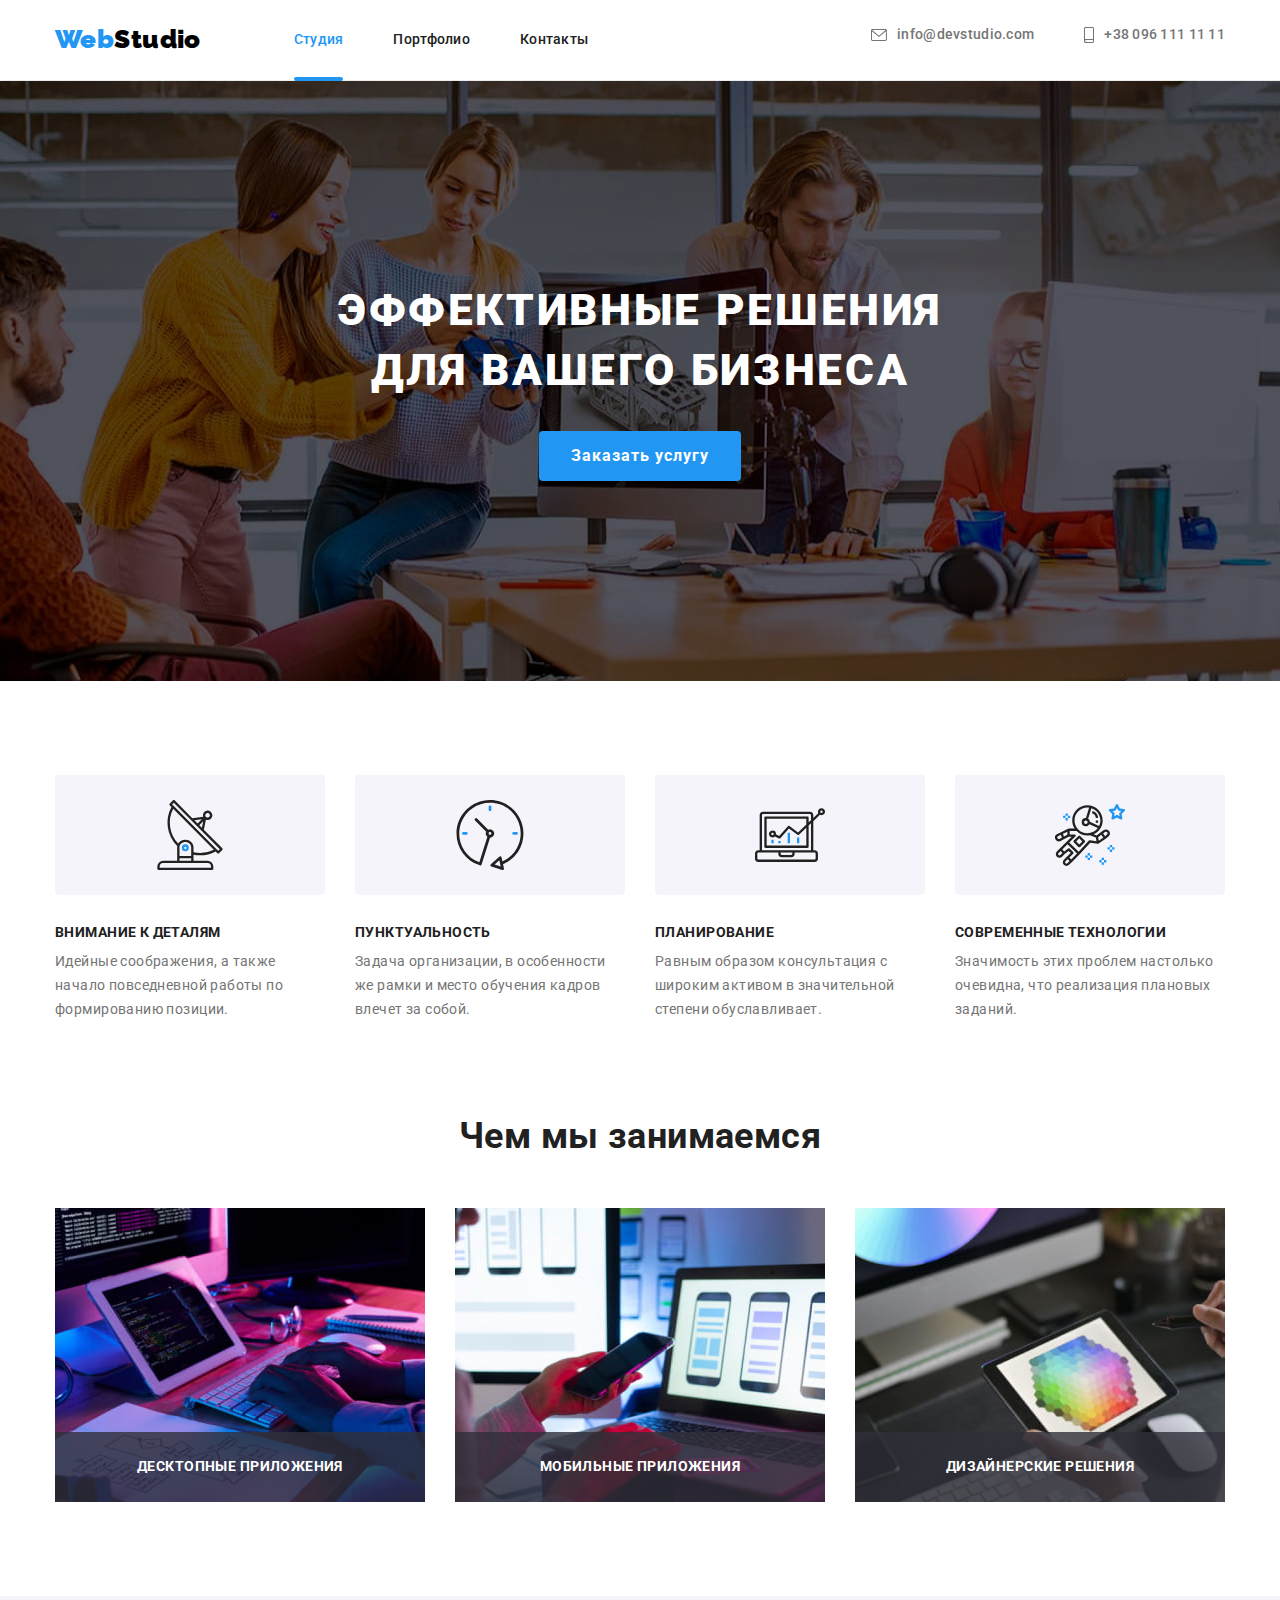
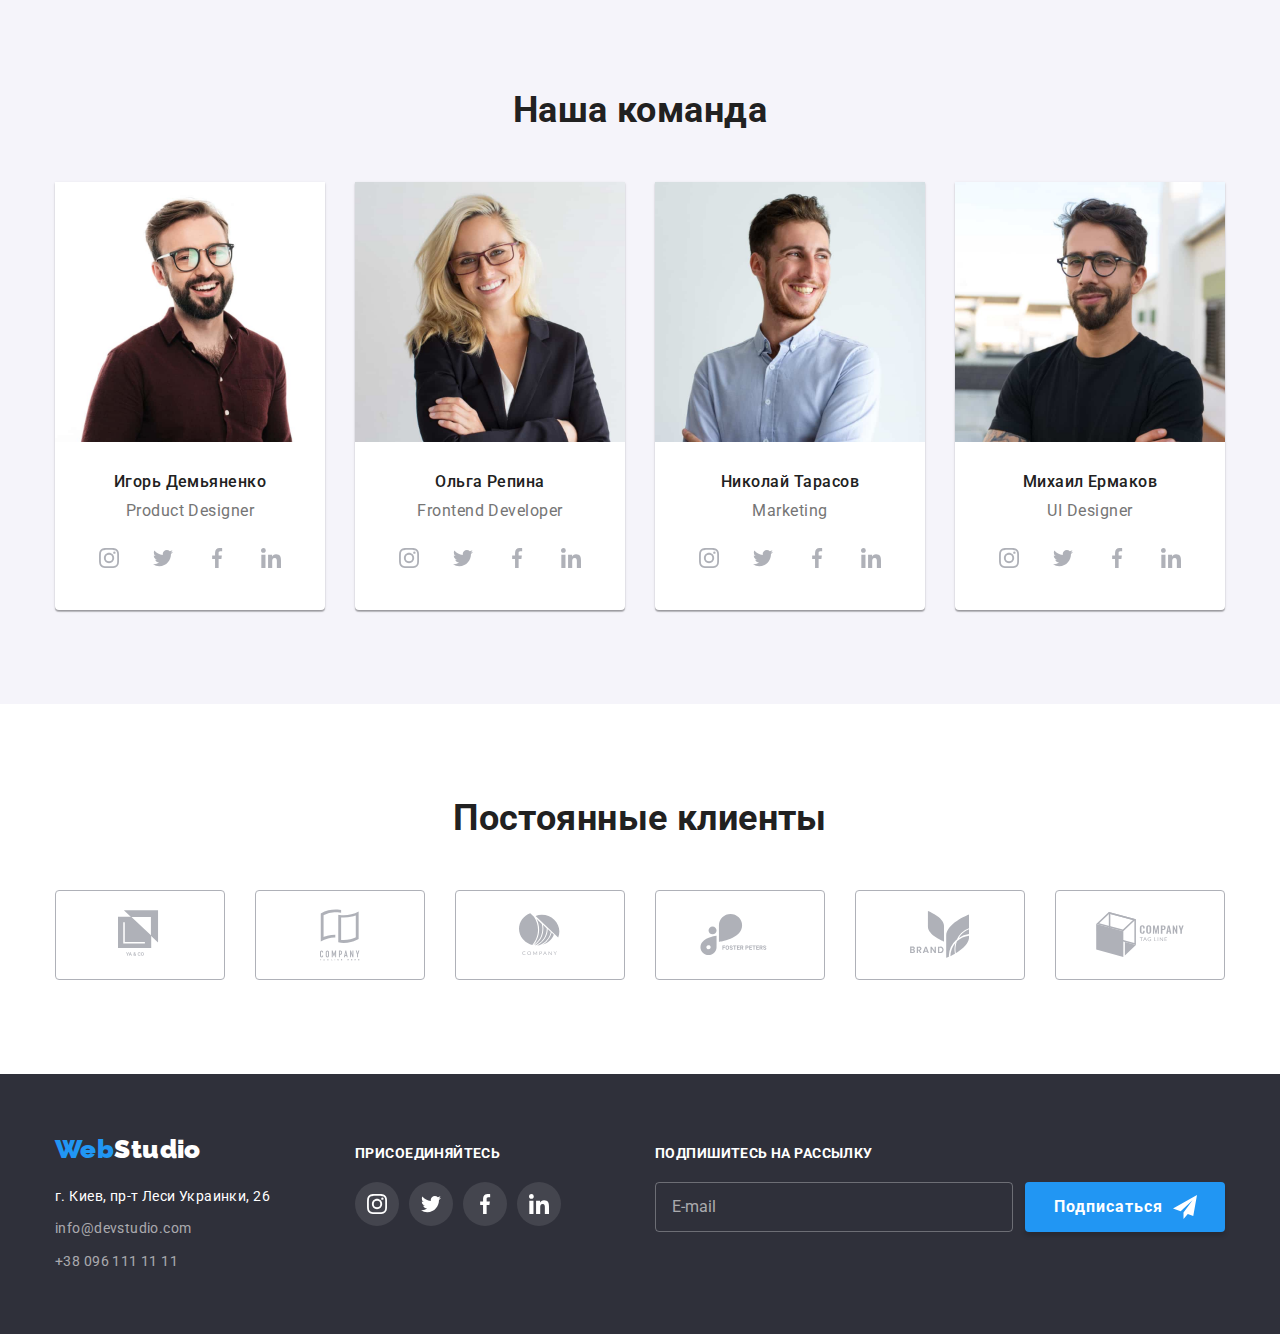
<file: index.html>
<!DOCTYPE html>
<html lang="ru">

<head>
	<meta charset="UTF-8">
	<meta name="viewport" content="width=device-width, initial-scale=1.0">
	<title>WebStudio</title>
	<link rel="preconnect" href="https://fonts.gstatic.com">
	<link
		href="https://fonts.googleapis.com/css2?family=Raleway:wght@700&family=Roboto:wght@400;500;700;900&display=swap"
		rel="stylesheet">
	<link rel="stylesheet" href="https://cdnjs.cloudflare.com/ajax/libs/modern-normalize/0.2.0/modern-normalize.min.css"
		integrity="sha512-sqIVMkf5f8XGYI/UZYGs7wODxlUeoj9JknataPfUwtvrSKWMHrMXGZ7Evb6nabFYJQG15vFFyALe6r0nWCD1Ug=="
		crossorigin="anonymous" />
	<link rel="stylesheet" href="css/main.min.css">
</head>

<body>
	<!-- Header -->
	<header class="page-header"> 
		<div class="container">
			<div class="page-header__container">
				<nav class="page-header__nav">
					<a class="logo page-header__logo link" href="./index.html"><span
							class="logo__element--accent">Web</span><span
							class="logo__element--normal">Studio</span></a>
					<ul class="list site-nav site-nav--desktop">
						<li class="site-nav__item"><a class="link site-nav__link site-nav__link--current"
								href="./index.html">Студия</a></li>
						<li class="site-nav__item"><a class="link site-nav__link" href="./portfolio.html">Портфолио</a></li>
						<li class="site-nav__item"><a class="link site-nav__link" href="">Контакты</a></li>
					</ul>
				</nav>
				<ul class="list contact-nav page-header__contacts--wrap">
					<li class="contact-nav__item">
						<a class="link contact-nav__link" href="mailto:info@devstudio.com">
							<svg class="contact-nav__icon" width="16" height="12">
								<use href="./images/svg/sprite.svg#icon-mail"></use>
							</svg>
							info@devstudio.com
						</a>
					</li>
					<li class="contact-nav__item">
						<a class="link contact-nav__link" href="tel:+380961111111">
							<svg class="contact-nav__icon" width="10" height="16">
								<use href="./images/svg/sprite.svg#icon-smartphone"></use>
							</svg>
							+38 096 111 11 11
						</a>
					</li>
				</ul>
				<button class="mobile-menu__btn" data-menu-button>
					<svg class="mobile-menu__icon">
						<use class="icon-menu" href="./images/svg/sprite.svg#icon-menu"></use>
						<use class="icon-cross" href="./images/svg/sprite.svg#icon-cross"></use>
					</svg>
				</button>
			</div>
		</div>
	</header> 
			<div class="mobile-menu" data-menu>
				<ul class="list mobile-menu__list">
					<li class="mobile-menu__item">
						<a class="link mobile-menu__link" href="./index.html">Студия</a>
					</li>
					<li class="mobile-menu__item">
						<a class="link mobile-menu__link" href="./portfolio.html">Портфолио</a>
					</li>
					<li class="mobile-menu__item">
						<a class="link mobile-menu__link" href="">Контакты</a>
					</li>
				</ul>
				<div class="mobile-contacts">
					<ul class="list mobile-contacts__list">
						<li class="mobile-contacts__item">
							<a class="link mobile-contacts__link--tel" href="tel:+380961111111">+38 096 111 11 11</a>
						</li>
						<li class="mobile-contacts__item">
							<a class="link mobile-contacts__link--mail" href="mailto:info@devstudio.com">info@devstudio.com</a>
						</li>
					</ul>
					<ul class="list mobile-socials__list">
						<li class="mobile-socials__item">
							<a class="link mobile-socials__link" href="" rel="noopener noreferrer">Instagram</a>
						</li>
						<li class="mobile-socials__item">
							<a class="link mobile-socials__link" href="" rel="noopener noreferrer">Twitter</a>
						</li>
						<li class="mobile-socials__item">
							<a class="link mobile-socials__link" href="" rel="noopener noreferrer">Facebook</a>
						</li>
						<li class="mobile-socials__item">
							<a class="link mobile-socials__link" href="" rel="noopener noreferrer">Linkedin</a>
						</li>
					</ul>
				</div>
			
			</div>
	<!-- Main -->
	<main>
		<!-- Герой -->
		<section class="hero">
			<h1 class="hero__title">Эффективные решения для вашего бизнеса</h1>
			<button class="button hero__button" type="button" data-modal-open>Заказать услугу</button>
		</section>
		<!-- Наши преимущества -->
		<section class="section features">
			<div class="container">
				<h2 class="section__title visually-hidden">Наши преимущества</h2>
				<ul class="list grid features__list">
					<li class="grid__item features__item features__icon--antenna">
						<h3 class="list__title features__title">Внимание к деталям</h3>
						<p class="features__caption">Идейные соображения, а также начало повседневной работы по
							формированию позиции.</p>
					</li>
					<li class="grid__item features__item features__icon--clock">
						<h3 class="list__title features__title">Пунктуальность</h3>
						<p class="features__caption">Задача организации, в особенности же рамки и место обучения кадров
							влечет за собой.</p>
					</li>
					<li class="grid__item features__item features__icon--diagram">
						<h3 class="list__title features__title">Планирование</h3>
						<p class="features__caption">Равным образом консультация с широким активом в значительной степени
							обуславливает.</p>
					</li>
					<li class="grid__item features__item features__icon--astronaut">
						<h3 class="list__title features__title">Современные технологии</h3>
						<p class="features__caption">Значимость этих проблем настолько очевидна, что реализация плановых
							заданий.</p>
					</li>
				</ul>
			</div>
		</section>
		<!-- Чем мы занимаемся -->
		<section class="section example-work">
			<div class="container">
				<h2 class="section__title">Чем мы занимаемся</h2>
				<ul class="list grid example-work__list">
					<li class="grid__item">
						<div class="example-work__thumb">
							<picture>
								<source srcset="./images/desktop/img1-desktop.jpg 1x, ./images/desktop/img1@2x-desktop.jpg 2x"
									media="(min-width: 1200px)">
								<img src="./images/desktop/img1-desktop.jpg" alt="Процесс верстки веб-страницы"
									width="370" />
							</picture>
							<h3 class="example-work__item">Десктопные приложения</h3>
						</div>
					</li>
					<li class="grid__item">
						<div class="example-work__thumb">
							<picture>
								<source srcset="./images/desktop/img2-desktop.jpg 1x, ./images/desktop/img2@2x-desktop.jpg 2x"
									media="(min-width: 1200px)">
								<img src="./images/desktop/img2-desktop.jpg" alt="Процесс оформления стилей для веб-страницы"
									width="370" />
							</picture>
							<h3 class="example-work__item">Мобильные приложения</h3>
						</div>
					</li>
					<li class="grid__item">
						<div class="example-work__thumb">
							<picture>
								<source srcset="./images/desktop/img3-desktop.jpg 1x, ./images/desktop/img3@2x-desktop.jpg 2x"
									media="(min-width: 1200px)">
								<img src="./images/desktop/img3-desktop.jpg" alt="Процесс создания дизайна веб-страницы"
									width="370" />
							</picture>
							<h3 class="example-work__item">Дизайнерские решения</h3>
						</div>
					</li>
				</ul>
			</div>
		</section>
		<!-- Наша команда -->
		<section class="section our-team">
			<div class="container">
				<h2 class="section__title">Наша команда</h2>
				<ul class="list grid our-team__list">
					<li class="grid__item our-team__item">
						<picture>
							<source srcset="./images/desktop/photo1-desktop.jpg 1x, ./images/desktop/photo1@2x-desktop.jpg 2x"
								media="(min-width: 1200px)">
							<source srcset="./images/tablet/photo1-tablet.jpg 1x, ./images/tablet/photo1@2x-tablet.jpg 2x"
								media="(min-width: 768px)">
							<source srcset="./images/mobile/photo1-mobile.jpg 1x, ./images/mobile/photo1@2x-mobile.jpg 2x"
								media="(max-width: 767px)">
							<img src="./images/desktop/photo1-desktop.jpg" alt="Фото Игоря Демьяненко" width="450" />
						</picture>
						<div class="our-team__card">
							<h3 class="our-team__title ">Игорь Демьяненко</h3>
							<p class="our-team__member" lang="en">Product Designer</p>
							<ul class="list social-networks__list">
								<li class="social-networks__item">
									<span class="visually-hidden">Instagram</span>
									<a href="" class="social-networks__link" aria-label="Instagram" target="_blank"
										rel="noopener noreferrer">
										<svg class="social-networks__icon">
											<use href="./images/svg/sprite.svg#icon-instagram"></use>
										</svg>
									</a>
								</li>
								<li class="social-networks__item">
									<span class="visually-hidden">Twitter</span>
									<a href="" class="social-networks__link" aria-label="Twitter" target="_blank"
										rel="noopener noreferrer">
										<svg class="social-networks__icon">
											<use href="./images/svg/sprite.svg#icon-twitter"></use>
										</svg>
									</a>
								</li>
								<li class="social-networks__item">
									<span class="visually-hidden">Facebook</span>
									<a href="" class="social-networks__link" aria-label="Facebook" target="_blank"
										rel="noopener noreferrer">
										<svg class="social-networks__icon">
											<use href="./images/svg/sprite.svg#icon-facebook"></use>
										</svg>
									</a>
								</li>
								<li class="social-networks__item">
									<span class="visually-hidden">LinkedIn</span>
									<a href="" class="social-networks__link" aria-label="LinkedIn" target="_blank"
										rel="noopener noreferrer">
										<svg class="social-networks__icon">
											<use href="./images/svg/sprite.svg#icon-linkedin"></use>
										</svg>
									</a>
								</li>
							</ul>

						</div>
					</li>
					<li class="grid__item our-team__item">
						<picture>
							<source srcset="./images/desktop/photo2-desktop.jpg 1x, ./images/desktop/photo2@2x-desktop.jpg 2x"
								media="(min-width: 1200px)">
							<source srcset="./images/tablet/photo2-tablet.jpg 1x, ./images/tablet/photo2@2x-tablet.jpg 2x"
								media="(min-width: 768px)">
							<source srcset="./images/mobile/photo2-mobile.jpg 1x, ./images/mobile/photo2@2x-mobile.jpg 2x"
								media="(max-width: 767px)">
							<img src="./images/desktop/photo2-desktop.jpg" alt="Фото Ольги Репиной" width="450" />
						</picture>
						<div class="our-team__card">
							<h3 class="our-team__title">Ольга Репина</h3>
							<p class="our-team__member" lang="en">Frontend Developer</p>
							<ul class="list social-networks__list">
								<li class="social-networks__item">
									<span class="visually-hidden">Instagram</span>
									<a href="" class="social-networks__link" aria-label="Instagram" target="_blank" rel="noopener noreferrer">
										<svg class="social-networks__icon">
											<use href="./images/svg/sprite.svg#icon-instagram"></use>
										</svg>
									</a>
								</li>
								<li class="social-networks__item">
									<span class="visually-hidden">Twitter</span>
									<a href="" class="social-networks__link" aria-label="Twitter" target="_blank" rel="noopener noreferrer">
										<svg class="social-networks__icon">
											<use href="./images/svg/sprite.svg#icon-twitter"></use>
										</svg>
									</a>
								</li>
								<li class="social-networks__item">
									<span class="visually-hidden">Facebook</span>
									<a href="" class="social-networks__link" aria-label="Facebook" target="_blank" rel="noopener noreferrer">
										<svg class="social-networks__icon">
											<use href="./images/svg/sprite.svg#icon-facebook"></use>
										</svg>
									</a>
								</li>
								<li class="social-networks__item">
									<span class="visually-hidden">LinkedIn</span>
									<a href="" class="social-networks__link" aria-label="LinkedIn" target="_blank" rel="noopener noreferrer">
										<svg class="social-networks__icon">
											<use href="./images/svg/sprite.svg#icon-linkedin"></use>
										</svg>
									</a>
								</li>
							</ul>
						</div>
					</li>
					<li class="grid__item our-team__item">
						<picture>
							<source srcset="./images/desktop/photo3-desktop.jpg 1x, ./images/desktop/photo3@2x-desktop.jpg 2x"
								media="(min-width: 1200px)">
							<source srcset="./images/tablet/photo3-tablet.jpg 1x, ./images/tablet/photo3@2x-tablet.jpg 2x"
								media="(min-width: 768px)">
							<source srcset="./images/mobile/photo3-mobile.jpg 1x, ./images/mobile/photo3@2x-mobile.jpg 2x"
								media="(max-width: 767px)">
							<img src="./images/desktop/photo3-desktop.jpg" alt="Фото Николая Тарасова" width="450" />
						</picture>
						<div class="our-team__card">
							<h3 class="our-team__title">Николай Тарасов</h3>
							<p class="our-team__member" lang="en">Marketing</p>
							<ul class="list social-networks__list">
								<li class="social-networks__item">
									<span class="visually-hidden">Instagram</span>
									<a href="" class="social-networks__link" aria-label="Instagram" target="_blank" rel="noopener noreferrer">
										<svg class="social-networks__icon">
											<use href="./images/svg/sprite.svg#icon-instagram"></use>
										</svg>
									</a>
								</li>
								<li class="social-networks__item">
									<span class="visually-hidden">Twitter</span>
									<a href="" class="social-networks__link" aria-label="Twitter" target="_blank" rel="noopener noreferrer">
										<svg class="social-networks__icon">
											<use href="./images/svg/sprite.svg#icon-twitter"></use>
										</svg>
									</a>
								</li>
								<li class="social-networks__item">
									<span class="visually-hidden">Facebook</span>
									<a href="" class="social-networks__link" aria-label="Facebook" target="_blank" rel="noopener noreferrer">
										<svg class="social-networks__icon">
											<use href="./images/svg/sprite.svg#icon-facebook"></use>
										</svg>
									</a>
								</li>
								<li class="social-networks__item">
									<span class="visually-hidden">LinkedIn</span>
									<a href="" class="social-networks__link" aria-label="LinkedIn" target="_blank" rel="noopener noreferrer">
										<svg class="social-networks__icon">
											<use href="./images/svg/sprite.svg#icon-linkedin"></use>
										</svg>
									</a>
								</li>
							</ul>
						</div>
					</li>
					<li class="grid__item our-team__item">
						<picture>
							<source srcset="./images/desktop/photo4-desktop.jpg 1x, ./images/desktop/photo4@2x-desktop.jpg 2x"
								media="(min-width: 1200px)">
							<source srcset="./images/tablet/photo4-tablet.jpg 1x, ./images/tablet/photo4@2x-tablet.jpg 2x"
								media="(min-width: 768px)">
							<source srcset="./images/mobile/photo4-mobile.jpg 1x, ./images/mobile/photo4@2x-mobile.jpg 2x"
								media="(max-width: 767px)">
							<img src="./images/desktop/photo4-desktop.jpg" alt="Фото Михаила Ермакова" width="450" />
						</picture>
						<div class="our-team__card">
							<h3 class="our-team__title">Михаил Ермаков</h3>
							<p class="our-team__member" lang="en">UI Designer</p>
							<ul class="list social-networks__list">
								<li class="social-networks__item">
									<span class="visually-hidden">Instagram</span>
									<a href="" class="social-networks__link" aria-label="Instagram" target="_blank" rel="noopener noreferrer">
										<svg class="social-networks__icon">
											<use href="./images/svg/sprite.svg#icon-instagram"></use>
										</svg>
									</a>
								</li>
								<li class="social-networks__item">
									<span class="visually-hidden">Twitter</span>
									<a href="" class="social-networks__link" aria-label="Twitter" target="_blank" rel="noopener noreferrer">
										<svg class="social-networks__icon">
											<use href="./images/svg/sprite.svg#icon-twitter"></use>
										</svg>
									</a>
								</li>
								<li class="social-networks__item">
									<span class="visually-hidden">Facebook</span>
									<a href="" class="social-networks__link" aria-label="Facebook" target="_blank" rel="noopener noreferrer">
										<svg class="social-networks__icon">
											<use href="./images/svg/sprite.svg#icon-facebook"></use>
										</svg>
									</a>
								</li>
								<li class="social-networks__item">
									<span class="visually-hidden">LinkedIn</span>
									<a href="" class="social-networks__link" aria-label="LinkedIn" target="_blank" rel="noopener noreferrer">
										<svg class="social-networks__icon">
											<use href="./images/svg/sprite.svg#icon-linkedin"></use>
										</svg>
									</a>
								</li>
							</ul>
						</div>
					</li>
				</ul>
			</div>
		</section>
	</main>
	<!-- Постоянные клиенты -->
	<section class="section clients">
		<div class="container">
			<h2 class="section__title">Постоянные клиенты</h2>
			<ul class="list grid clients__grid">
				<li class="grid__item clients__list">
					<a href="" class="clients__link" target="_blank" rel="noopener noreferrer">
						<svg class="clients__icon" width="44.27" height="49.23">
							<use href="./images/svg/sprite.svg#icon-logo1"></use>
						</svg>
					</a>
				</li>
				<li class="grid__item clients__list">
					<a href="" class="clients__link" target="_blank" rel="noopener noreferrer">
						<svg class="clients__icon" width="40" height="52">
							<use href="./images/svg/sprite.svg#icon-logo2"></use>
						</svg>
					</a>
				</li>
				<li class="grid__item clients__list">
					<a href="" class="clients__link" target="_blank" rel="noopener noreferrer">
						<svg class="clients__icon" width="41" height="42.6">
							<use href="./images/svg/sprite.svg#icon-logo3"></use>
						</svg>
					</a>
				</li>
				<li class="grid__item clients__list">
					<a href="" class="clients__link" target="_blank" rel="noopener noreferrer">
						<svg class="clients__icon" width="79.66" height="42.02">
							<use href="./images/svg/sprite.svg#icon-logo4"></use>
						</svg>
					</a>
				</li>
				<li class="grid__item clients__list">
					<a href="" class="clients__link" target="_blank" rel="noopener noreferrer">
						<svg class="clients__icon" width="59" height="47">
							<use href="./images/svg/sprite.svg#icon-logo5"></use>
						</svg>
					</a>
				</li>
				<li class="grid__item clients__list">
					<a href="" class="clients__link" target="_blank" rel="noopener noreferrer">
						<svg class="clients__icon" width="88.48" height="45.44">
							<use href="./images/svg/sprite.svg#icon-logo6"></use>
						</svg>
					</a>
				</li>
			</ul>
		</div>
	</section>
	<!-- Footer -->
	<footer class="footer">
		<div class="container">
			<div class="grid footer__grid">
				<div class="grid__item">
					<div class="logo footer__logo">
						<a class="logo link" href="./index.html"><span class="logo__element--accent">Web</span><span
								class="logo__element--inverse">Studio</span></a>
					</div>
					<address class="address">
						<div class="contacts">
							<p class="address contacts__item">г. Киев, пр-т Леси Украинки, 26</p>
							<ul class="list">
								<li class="contacts__item"><a class="link contacts__link"
										href="mailto:info@devstudio.com">info@devstudio.com</a></li>
								<li><a class="link contacts__link" href="tel:+380961111111">+38 096 111 11 11</a></li>
							</ul>
						</div>
					</address>
				</div>
				<div class="social-networks__links grid__item">
					<h2 class="list__title footer__title">Присоединяйтесь</h2>
							<ul class="list social-networks__list">
								<li class="social-networks__item">
									<span class="visually-hidden">Instagram</span>
									<a href="" class="social-networks__link social-networks__link--inverse" aria-label="Instagram" target="_blank" rel="noopener noreferrer">
										<svg class="social-networks__icon social-networks__icon--inverse">
											<use href="./images/svg/sprite.svg#icon-instagram"></use>
										</svg>
									</a>
								</li>
								<li class="social-networks__item">
									<span class="visually-hidden">Twitter</span>
									<a href="" class="social-networks__link social-networks__link--inverse" aria-label="Twitter" target="_blank" rel="noopener noreferrer">
										<svg class="social-networks__icon social-networks__icon--inverse">
											<use href="./images/svg/sprite.svg#icon-twitter"></use>
										</svg>
									</a>
								</li>
								<li class="social-networks__item">
									<span class="visually-hidden">Facebook</span>
									<a href="" class="social-networks__link social-networks__link--inverse" aria-label="Facebook" target="_blank" rel="noopener noreferrer">
										<svg class="social-networks__icon social-networks__icon--inverse">
											<use href="./images/svg/sprite.svg#icon-facebook"></use>
										</svg>
									</a>
								</li>
								<li class="social-networks__item">
									<span class="visually-hidden">LinkedIn</span>
									<a href="" class="social-networks__link social-networks__link--inverse" aria-label="LinkedIn" target="_blank" rel="noopener noreferrer">
										<svg class="social-networks__icon social-networks__icon--inverse">
											<use href="./images/svg/sprite.svg#icon-linkedin"></use>
										</svg>
									</a>
								</li>
							</ul>
				</div>
				<div class="footer__form grid__item">
					<h2 class="list__title footer__title">Подпишитесь на рассылку</h2>
					<form class="mailing__form">
						<input class="mailing__input" type="email" name="mailing-input" placeholder="E-mail">
						<button class="button mailing__button" type="submit">Подписаться
							<svg class="mailing__icon">
								<use href="./images/svg/sprite.svg#icon-send"></use>
							</svg>
						</button>
					</form>
				</div>
			</div>
		</div>
	</footer>
	<!-- Модальное окно -->
	<div class="backdrop backdrop--hidden" data-modal>
		<div class="modal modal--hidden">
			<button data-modal-close type="button" class="button-close">
				<svg class="icon-close" width="11" height="11">
					<use href="./images/svg/sprite.svg#icon-close"></use>
				</svg>
			</button>
			<form class="modal-forms">
				<h2 class="modal-forms__title">Оставьте свои данные, мы вам перезвоним</h2>
				<div class="modal-forms__item">
					<label for="user-name">
						<span class="modal-forms__label">Имя</span>
						<input class="modal-forms__input" type="text" name="user-name" id="user-name">
						<svg class="modal-forms__icon" width="12" height="12">
							<use href="./images/svg/sprite.svg#icon-user"></use>
						</svg>
					</label>
				</div>
				<div class="modal-forms__item">
					<label for="user-tel">
						<span class="modal-forms__label">Телефон</span>
						<input class="modal-forms__input" type="tel" name="user-tel" id="user-tel">
						<svg class="modal-forms__icon" width="13" height="13">
							<use href="./images/svg/sprite.svg#icon-tel"></use>
						</svg>
					</label>
				</div>
				<div class="modal-forms__item">
					<label for="user-mail">
						<span class="modal-forms__label">Почта</span>
						<input class="modal-forms__input" type="email" name="user-mail" id="user-mail">
						<svg class="modal-forms__icon" width="15" height="12">
							<use href="./images/svg/sprite.svg#icon-darkmail"></use>
						</svg>
					</label>
				</div>
				<div class="modal-forms__item">
					<label for="user-comment">
						<span class="modal-forms__label">Комментарий</span>
						<textarea class="modal-forms__textarea" name="user-comment" id="user-comment" rows="10"
							placeholder="Введите текст">
						</textarea>
					</label>
				</div>
				<div class="checkbox">
					<label class="checkbox__label">
						<input class="checkbox__input visually-hidden" type="checkbox" name="agreement">
						<span class="checkbox__icon"></span>
						<span class="checkbox__lable">Соглашаюсь с рассылкой и принимаю</span>
						<a class="checkbox__link" href="">Условия договора</a>
					</label>
				</div>
				<button class="modal-forms__button button" type="submit">Отправить</button>
			</form>
		</div>
	</div>
	<!-- Скрипты -->
	<script src="./js/menu.js"></script>
	<script src="./js/modal.js"></script>
</body>

</html>
</file>
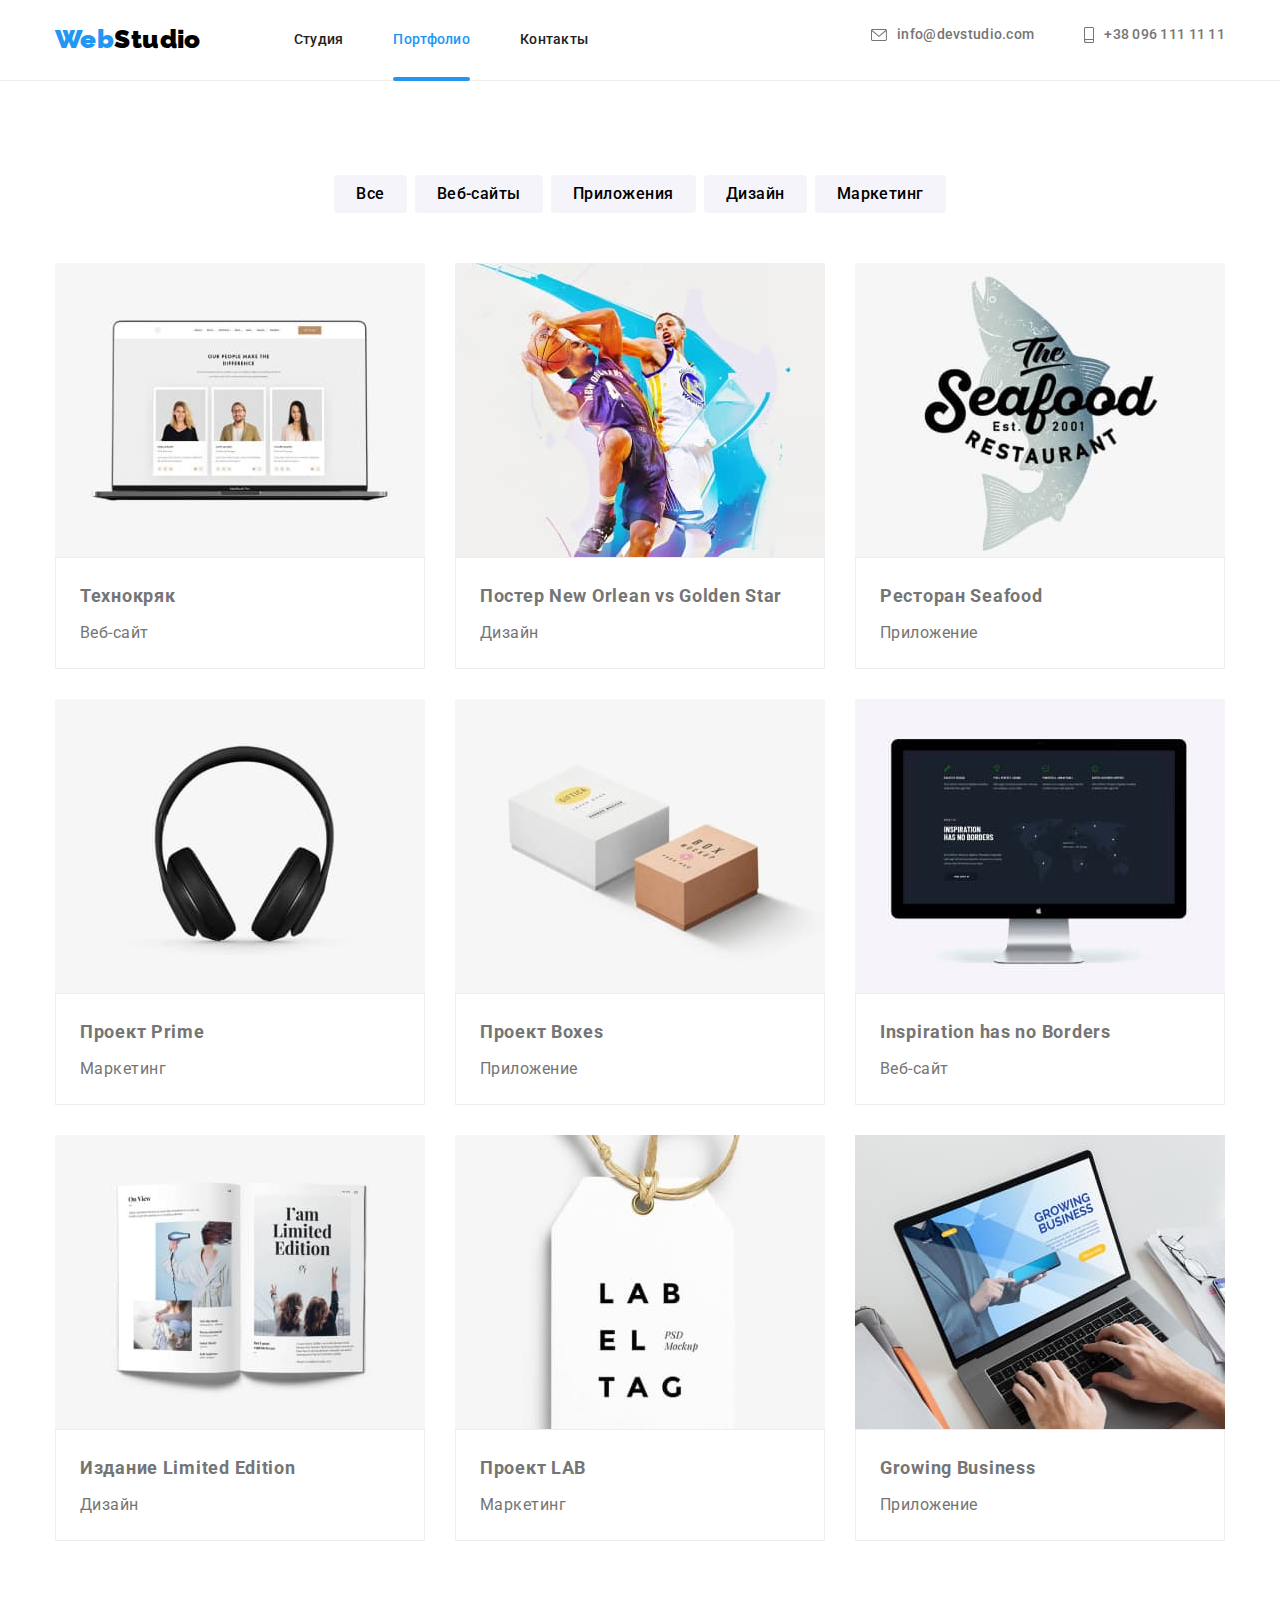
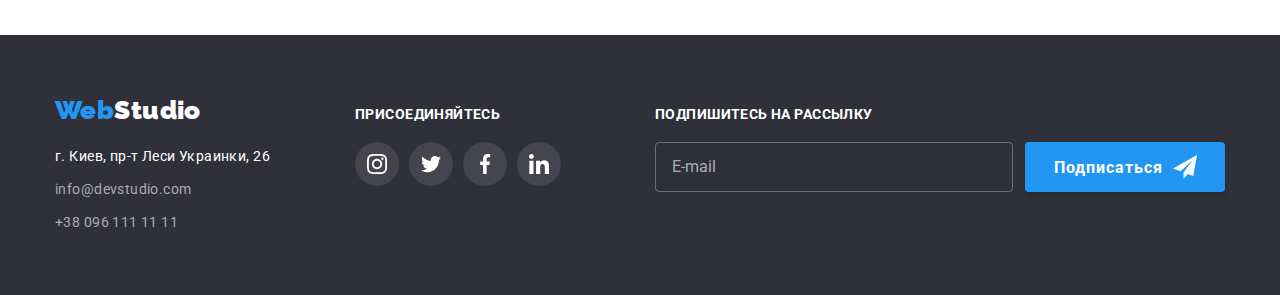
<file: portfolio.html>
<!DOCTYPE html>
<html lang="ru">

<head>
	<meta charset="UTF-8">
	<meta name="viewport" content="width=device-width, initial-scale=1.0">
	<title>WebStudio</title>
	<link rel="preconnect" href="https://fonts.gstatic.com">
	<link
		href="https://fonts.googleapis.com/css2?family=Raleway:wght@700&family=Roboto:wght@400;500;700;900&display=swap"
		rel="stylesheet">
	<link rel="stylesheet" href="https://cdnjs.cloudflare.com/ajax/libs/modern-normalize/0.2.0/modern-normalize.min.css"
		integrity="sha512-sqIVMkf5f8XGYI/UZYGs7wODxlUeoj9JknataPfUwtvrSKWMHrMXGZ7Evb6nabFYJQG15vFFyALe6r0nWCD1Ug=="
		crossorigin="anonymous" />
	<link rel="stylesheet" href="css/main.min.css">
</head>

<body>
	<!-- Header -->
	<header class="page-header">
		<div class="container page-header__container">
			<nav class="page-header__nav">
				<a class="logo page-header__logo link" href="./index.html"><span
						class="logo__element--accent">Web</span><span class="logo__element--normal">Studio</span></a>
				<ul class="list site-nav">
					<li class="site-nav__item"><a class="link site-nav__link"
							href="./index.html">Студия</a></li>
					<li class="site-nav__item"><a class="link site-nav__link site-nav__link--current" href="./portfolio.html">Портфолио</a></li>
					<li class="site-nav__item"><a class="link site-nav__link" href="">Контакты</a></li>
				</ul>
			</nav>
			<ul class="list contact-nav">
				<li class="contact-nav__item">
					<a class="link contact-nav__link" href="mailto:info@devstudio.com">
						<svg class="contact-nav__icon" width="16" height="12">
							<use href="./images/svg/sprite.svg#icon-mail"></use>
						</svg>
						info@devstudio.com
					</a>
				</li>
				<li class="contact-nav__item">
					<a class="link contact-nav__link" href="tel:+380961111111">
						<svg class="contact-nav__icon" width="10" height="16">
							<use href="./images/svg/sprite.svg#icon-smartphone"></use>
						</svg>
						+38 096 111 11 11
					</a>
				</li>
			</ul>
		</div>
	</header>
	<!-- Main -->
	<main>
		<section class="section">
			<div class="container">
				<h1 class="visually-hidden" lang="eu">Наши работы</h1>
				<div class="filter">
					<ul class="list filter__flexbox">
						<li class="filter__item"><button class="filter__button" type="button">Все</button></li>
						<li class="filter__item"><button class="filter__button" type="button">Веб-сайты</button></li>
						<li class="filter__item"><button class="filter__button" type="button">Приложения</button></li>
						<li class="filter__item"><button class="filter__button" type="button">Дизайн</button></li>
						<li class="filter__item"><button class="filter__button" type="button">Маркетинг</button></li>
					</ul>
				</div>
				<ul class="list grid our-work">
					<li class="grid__item our-work__list">
						<a class="our-work__link" href="">
							<div class="overlay-thumb">
								<div class="overlay-thumb__product">
									<p class="overlay-thumb__text">Технокряк это современная площадка распространения
										коронавируса. Компании используют эту платформу для цифрового
										шпионажа и атак на защищённые сервера конкурентов.</p>
								</div>
								<img src="./images/images-portfolio/img.jpg" alt="" width="370">
							</div>
							<div class="our-work__card">
								<h2 class="our-work__title">Технокряк</h2>
								<p class="our-work__item">Веб-сайт</p>
							</div>
						</a>

					</li>
					<li class="grid__item our-work__list">
						<a class="our-work__link" href="">
							<div class="overlay-thumb">
								<div class="overlay-thumb__product">
									<p class="overlay-thumb__text">Технокряк это современная площадка распространения
										коронавируса. Компании используют эту платформу для цифрового
										шпионажа и атак на защищённые сервера конкурентов.</p>
								</div>
								<img src="./images/images-portfolio/img-1.jpg" alt="" width="370">
							</div>
							<div class="our-work__card">
								<h2 class="our-work__title">Постер New Orlean vs Golden Star</h2>
								<p class="our-work__item">Дизайн</p>
							</div>
						</a>
					</li>
					<li class="grid__item our-work__list">
						<a class="our-work__link" href="">
							<div class="overlay-thumb">
								<div class="overlay-thumb__product">
									<p class="overlay-thumb__text">Технокряк это современная площадка распространения
											коронавируса. Компании используют эту платформу для цифрового
											шпионажа и атак на защищённые сервера конкурентов.</p>
								</div>
								<img src="./images/images-portfolio/img-2.jpg" alt="" width="370">
							</div>
							<div class="our-work__card">
								<h2 class="our-work__title">Ресторан Seafood</h2>
								<p class="our-work__item">Приложение</p>
							</div>
						</a>
					</li>
					<li class="grid__item our-work__list">
						<a class="our-work__link" href="">
							<div class="overlay-thumb">
								<div class="overlay-thumb__product">
									<p class="overlay-thumb__text">Технокряк это современная площадка распространения
										коронавируса. Компании используют эту платформу для цифрового
										шпионажа и атак на защищённые сервера конкурентов.</p>
								</div>
								<img src="./images/images-portfolio/img-3.jpg" alt="" width="370">
							</div>
							<div class="our-work__card">
								<h2 class="our-work__title">Проект Prime</h2>
								<p class="our-work__item">Маркетинг</p>
							</div>
						</a>
					</li>
					<li class="grid__item our-work__list">
						<a class="our-work__link" href="">
							<div class="overlay-thumb">
								<div class="overlay-thumb__product">
									<p class="overlay-thumb__text">Технокряк это современная площадка распространения
										коронавируса. Компании используют эту платформу для цифрового
										шпионажа и атак на защищённые сервера конкурентов.</p>
								</div>
								<img src="./images/images-portfolio/img-4.jpg" alt="" width="370">
							</div>
							<div class="our-work__card">
								<h2 class="our-work__title">Проект Boxes</h2>
								<p class="our-work__item">Приложение</p>
							</div>
						</a>
					</li>
					<li class="grid__item our-work__list">
						<a class="our-work__link" href="">
							<div class="overlay-thumb">
								<div class="overlay-thumb__product">
									<p class="overlay-thumb__text">Технокряк это современная площадка распространения
										коронавируса. Компании используют эту платформу для цифрового
										шпионажа и атак на защищённые сервера конкурентов.</p>
								</div>
								<img src="./images/images-portfolio/img-5.jpg" alt="" width="370">
							</div>
							<div class="our-work__card">
								<h2 class="our-work__title">Inspiration has no Borders</h2>
								<p class="our-work__item">Веб-сайт</p>
							</div>
						</a>
					</li>
					<li class="grid__item our-work__list">
						<a class="our-work__link" href="">
							<div class="overlay-thumb">
								<div class="overlay-thumb__product">
									<p class="overlay-thumb__text">Технокряк это современная площадка распространения
										коронавируса. Компании используют эту платформу для цифрового
										шпионажа и атак на защищённые сервера конкурентов.</p>
								</div>
								<img src="./images/images-portfolio/img-6.jpg" alt="" width="370">
							</div>
							<div class="our-work__card">
								<h2 class="our-work__title">Издание Limited Edition</h2>
								<p class="our-work__item">Дизайн</p>
							</div>
						</a>
					</li>
					<li class="grid__item our-work__list">
						<a class="our-work__link" href="">
							<div class="overlay-thumb">
								<div class="overlay-thumb__product">
									<p class="overlay-thumb__text">Технокряк это современная площадка распространения
										коронавируса. Компании используют эту платформу для цифрового
										шпионажа и атак на защищённые сервера конкурентов.</p>
								</div>
								<img src="./images/images-portfolio/img-7.jpg" alt="" width="370">
							</div>
							<div class="our-work__card">
								<h2 class="our-work__title">Проект LAB</h2>
								<p class="our-work__item">Маркетинг</p>
							</div>
						</a>
					</li>
					<li class="grid__item our-work__list">
						<a class="our-work__link" href="">
							<div class="overlay-thumb">
								<div class="overlay-thumb__product">
									<p class="overlay-thumb__text">Технокряк это современная площадка распространения
										коронавируса. Компании используют эту платформу для цифрового
										шпионажа и атак на защищённые сервера конкурентов.</p>
								</div>
								<img src="./images/images-portfolio/img-8.jpg" alt="" width="370">
							</div>
							<div class="our-work__card">
								<h2 class="our-work__title">Growing Business</h2>
								<p class="our-work__item">Приложение</p>
							</div>
						</a>
					</li>
				</ul>
			</div>
		</section>
	</main>
	<!-- Footer -->
	<footer class="footer">
		<div class="container">
			<div class="grid footer__grid">
				<div class="grid__item">
					<div class="logo footer__logo">
						<a class="logo link" href="./index.html"><span class="logo__element--accent">Web</span><span
								class="logo__element--inverse">Studio</span></a>
					</div>
					<address class="address">
						<div class="contacts">
							<p class="address contacts__item">г. Киев, пр-т Леси Украинки, 26</p>
							<ul class="list">
								<li class="contacts__item"><a class="link contacts__link"
										href="mailto:info@devstudio.com">info@devstudio.com</a></li>
								<li><a class="link contacts__link" href="tel:+380961111111">+38 096 111 11 11</a></li>
							</ul>
						</div>
					</address>
				</div>
				<div class="social-networks__links grid__item">
					<h2 class="list__title footer__title">Присоединяйтесь</h2>
					<ul class="list social-networks__list">
						<li class="social-networks__item">
							<span class="visually-hidden">Instagram</span>
							<a href="" class="social-networks__link social-networks__link--inverse" aria-label="Instagram"
								target="_blank" rel="noopener noreferrer">
								<svg class="social-networks__icon social-networks__icon--inverse">
									<use href="./images/svg/sprite.svg#icon-instagram"></use>
								</svg>
							</a>
						</li>
						<li class="social-networks__item">
							<span class="visually-hidden">Twitter</span>
							<a href="" class="social-networks__link social-networks__link--inverse" aria-label="Twitter"
								target="_blank" rel="noopener noreferrer">
								<svg class="social-networks__icon social-networks__icon--inverse">
									<use href="./images/svg/sprite.svg#icon-twitter"></use>
								</svg>
							</a>
						</li>
						<li class="social-networks__item">
							<span class="visually-hidden">Facebook</span>
							<a href="" class="social-networks__link social-networks__link--inverse" aria-label="Facebook"
								target="_blank" rel="noopener noreferrer">
								<svg class="social-networks__icon social-networks__icon--inverse">
									<use href="./images/svg/sprite.svg#icon-facebook"></use>
								</svg>
							</a>
						</li>
						<li class="social-networks__item">
							<span class="visually-hidden">LinkedIn</span>
							<a href="" class="social-networks__link social-networks__link--inverse" aria-label="LinkedIn"
								target="_blank" rel="noopener noreferrer">
								<svg class="social-networks__icon social-networks__icon--inverse">
									<use href="./images/svg/sprite.svg#icon-linkedin"></use>
								</svg>
							</a>
						</li>
					</ul>
				</div>
				<div class="footer__form grid__item">
					<h2 class="list__title footer__title">Подпишитесь на рассылку</h2>
					<form class="mailing__form">
						<input class="mailing__input" type="email" name="mailing-input" placeholder="E-mail">
						<button class="button mailing__button" type="submit">Подписаться
							<svg class="mailing__icon">
								<use href="./images/svg/sprite.svg#icon-send"></use>
							</svg>
						</button>
					</form>
				</div>
			</div>
		</div>
	</footer>
</body>

</html>
</file>
<file: css/main.min.css>
/*! modern-normalize | MIT License | https://github.com/sindresorhus/modern-normalize */html{box-sizing:border-box}*,*::before,*::after{box-sizing:inherit}html{line-height:1.15}body{margin:0}h1{font-size:2em;margin:0.67em 0}hr{box-sizing:content-box;height:0}pre{font-family:monospace, monospace;font-size:1em}a{-webkit-text-decoration-skip:objects}abbr[title]{text-decoration:underline dotted}b,strong{font-weight:bolder}code,kbd,samp{font-family:monospace, monospace;font-size:1em}small{font-size:80%}sub,sup{font-size:75%;line-height:0;position:relative;vertical-align:baseline}sub{bottom:-0.25em}sup{top:-0.5em}button,input,optgroup,select,textarea{font-family:inherit;font-size:100%;line-height:1.15;margin:0}button,select{text-transform:none}button,[type='reset'],[type='submit']{-webkit-appearance:button}button::-moz-focus-inner,[type='button']::-moz-focus-inner,[type='reset']::-moz-focus-inner,[type='submit']::-moz-focus-inner{border-style:none;padding:0}button:-moz-focusring,[type='button']:-moz-focusring,[type='reset']:-moz-focusring,[type='submit']:-moz-focusring{outline:1px dotted ButtonText}fieldset{padding:0.35em 0.75em 0.625em}legend{padding:0}progress{vertical-align:baseline}[type='number']::-webkit-inner-spin-button,[type='number']::-webkit-outer-spin-button{height:auto}[type='search']{-webkit-appearance:textfield;outline-offset:-2px}[type='search']::-webkit-search-cancel-button,[type='search']::-webkit-search-decoration{-webkit-appearance:none}::-webkit-file-upload-button{-webkit-appearance:button;font:inherit}details{display:block}summary{display:list-item}:root{--main-bg-color: #ffffff;--dark-bg-color: #2f303a;--grey-bg-color: #f5f4fa;--accent-color: #2196f3;--main-text-color: #757575;--secondary-text-color: #212121;--dark-bg-text-color: #ffffff;--grid-item: 1;--default-duration: 250ms;--timing-function: cubic-bezier(0.4, 0, 0.2, 1)}html{box-sizing:border-box}body{font-family:"Roboto", sans-serif;font-size:14px;line-height:1.71;letter-spacing:0.03em;background-color:var(--main-bg-color);color:var(--main-text-color)}*,*::after,*::before{box-sizing:inherit}img{display:block;max-width:100%;height:auto}h1,h2,h3,h4,h5,h6,p{margin-top:0}.link{text-decoration:none}.visually-hidden{position:absolute !important;clip:rect(1px 1px 1px 1px);clip:rect(1px, 1px, 1px, 1px);padding:0 !important;border:0 !important;height:1px !important;width:1px !important;overflow:hidden}.container{width:100%;padding-right:15px;padding-left:15px;margin-right:auto;margin-left:auto}@media screen and (min-width: 480px){.container{max-width:480px}}@media screen and (min-width: 768px){.container{max-width:768px}}@media screen and (min-width: 1200px){.container{max-width:1200px}}.button{display:block;min-width:200px;padding-top:10px;padding-bottom:10px;font-weight:700;font-size:16px;line-height:1.87;align-items:center;text-align:center;letter-spacing:0.06em;border-radius:4px;background-color:var(--accent-color);color:var(--dark-bg-text-color);cursor:pointer;border:none;transition:background-color var(--default-duration) var(--timing-function)}.button:hover,.button:focus{background-color:#188ce8}.logo{display:block;font-family:Raleway;font-weight:900;font-size:26px;line-height:1.19}.logo__element--accent{color:var(--accent-color)}.logo__element--normal{color:#000000}.logo__element--inverse{color:var(--dark-bg-text-color)}.social-networks__list{display:inline-flex}.social-networks__item:not(:last-child){margin-right:10px}.social-networks__icon{width:20px;height:20px;fill:#afb1b8;transition:fill var(--default-duration) var(--timing-function)}.social-networks__link{display:inline-flex;justify-content:center;align-items:center;width:44px;height:44px;border-radius:50%;background-color:#ffffff;transition:background-color var(--default-duration) var(--timing-function)}.social-networks__link:hover,.social-networks__link:focus{background-color:var(--accent-color)}.social-networks__link:hover .social-networks__icon,.social-networks__link:focus .social-networks__icon{fill:#ffffff}.social-networks__link--inverse{background-color:rgba(255,255,255,0.1)}.social-networks__icon--inverse{fill:var(--dark-bg-text-color)}.list{list-style:none;margin:0px;padding:0px}.list__title{margin-bottom:10px;font-size:14px;font-weight:700;line-height:1.14;text-transform:uppercase;color:var(--secondary-text-color)}.backdrop{position:fixed;z-index:99;top:0;left:0;width:100%;height:100%;background-color:rgba(0,0,0,0.2);opacity:1;transition:opacity 300ms linear}.backdrop--hidden{opacity:0;pointer-events:none}.modal--hidden{transform:translate(-50%, -50%) scale(0.1);transition:transform 300ms ease}.modal{position:absolute;top:50%;left:50%;min-width:320px;background-color:var(--main-bg-color);border-radius:4px;box-shadow:0px 1px 3px rgba(0,0,0,0.12),0px 1px 1px rgba(0,0,0,0.14),0px 2px 1px rgba(0,0,0,0.2);transform:translate(-50%, -50%) scale(1);transition:transform 400ms ease}@media screen and (min-width: 480px) and (max-width: 767.98px){.modal{min-width:450px;min-height:609px}}@media screen and (min-width: 1200px){.modal{min-width:528px;min-height:581px}}.icon-close{position:absolute;top:50%;left:50%;transform:translate(-50%, -50%);transition:fill var(--default-duration) var(--timing-function)}.button-close{position:absolute;right:8px;top:8px;width:30px;height:30px;border-radius:50%;border:1px solid rgba(0,0,0,0.1);background:none;cursor:pointer}.button-close:hover .icon-close,.button-close:focus .icon-close{fill:var(--accent-color)}.modal-forms__button{padding-left:55px;padding-right:55px;margin-left:auto;margin-right:auto;box-shadow:0px 4px 4px rgba(0,0,0,0.15)}.modal-forms{display:flex;flex-direction:column;justify-content:center;padding:40px}.modal-forms__title{margin-bottom:12px;font-size:20px;line-height:1.15;text-align:center;color:var(--secondary-text-color)}.modal-forms__item{position:relative;display:flex;flex-direction:column;margin-bottom:10px}.modal-forms__label{display:block;margin-bottom:4px;font-size:12px;line-height:1.17;letter-spacing:0.01em;color:var(--main-text-color)}@media screen and (min-width: 1200px){.modal-forms__label{font-size:14px}}.modal-forms__input{width:100%;padding-left:41px;padding-top:11px;padding-bottom:11px;border:1px solid rgba(33,33,33,0.2);border-radius:4px;transition-property:border-color;transition-duration:var(--default-duration);transition-timing-function:var(--timing-function)}.modal-forms__input:focus+.modal-forms__icon,.modal-forms__input:hover+.modal-forms__icon{fill:var(--accent-color)}.modal-forms__icon{position:absolute;top:50%;left:13px;transition:fill var(--default-duration) var(--timing-function)}.modal-forms__textarea{width:100%;height:120px;padding:12px 16px;border:1px solid rgba(33,33,33,0.2);border-radius:4px;resize:none;cursor:pointer;transition:border-color var(--default-duration) var(--timing-function)}.modal-forms__input:focus,.modal-forms__input:hover,.modal-forms__textarea:focus,.modal-forms__textarea:hover{outline:none;border-color:var(--accent-color)}.checkbox{margin-bottom:30px;cursor:pointer;margin-left:auto;margin-right:auto}.checkbox__label{font-size:12px;display:flex;align-items:center}.checkbox__icon{display:inline-block;width:16px;height:15px;margin-right:7px;border:1px solid var(--secondary-text-color);border-radius:2px;box-sizing:border-box;cursor:pointer;transition:all var(--default-duration) var(--timing-function)}.checkbox__input:hover+.checkbox__icon{border-color:var(--accent-color)}.checkbox__input:checked+.checkbox__icon{border-color:var(--accent-color);background-color:var(--accent-color);background-image:url(../images/svg/check.svg);background-size:contain;background-origin:border-box}.checkbox__link{margin-left:3px;color:var(--accent-color)}.mobile-menu__btn{position:relative;z-index:3;width:40px;height:40px;background-color:transparent;border:none;padding:0}.mobile-menu__btn:hover,.mobile-menu__btn:focus{fill:var(--accent-color)}@media screen and (min-width: 768px){.mobile-menu__btn{display:none}}@media screen and (min-width: 1200px){.mobile-menu__btn{display:none}}.icon-cross{display:none}.is-open .icon-cross{display:block}.is-open .icon-menu{display:none}.mobile-menu__icon{width:40px;height:40px}.mobile-menu{position:fixed;z-index:2;top:-150%;left:0;display:flex;flex-direction:column;justify-content:space-between;width:100vh;height:100%;padding-top:48px;padding-left:40px;padding-bottom:48px;padding-right:40px;background-color:var(--main-bg-color);transition:top var(--default-duration) var(--timing-function)}.mobile-menu.is-open{top:0}.mobile-menu__list{justify-content:flex-start}.mobile-menu__item{display:block}.mobile-menu__item:not(:last-child){margin-bottom:32px}.mobile-menu__link{display:block;font-size:40px;font-weight:500;line-height:1.17;letter-spacing:0.02em;color:var(--secondary-text-color);transition:color var(--default-duration) var(--timing-function)}.mobile-menu__link:hover,.mobile-menu__link:focus{color:var(--accent-color)}.mobile-contacts{justify-content:flex-end}.mobile-contacts__list{margin-bottom:64px}.mobile-contacts__item{display:block}.mobile-contacts__item:not(:last-child){margin-bottom:32px}.mobile-contacts__link--tel{font-size:34px;font-weight:500;line-height:40px;line-height:1.17;letter-spacing:0.02em;color:var(--accent-color)}.mobile-contacts__link--mail{font-size:24px;font-weight:500;line-height:1.16;letter-spacing:0.02em;color:inherit}.mobile-socials__list{display:flex}.mobile-socials__item:not(:last-child)::after{content:"";border-right:1px solid rgba(33,33,33,0.2);margin-right:10px;margin-left:10px}.mobile-socials__link{font-size:18px;font-weight:500;line-height:1.22;letter-spacing:0.02em;color:var(--accent-color)}.grid{display:flex;flex-wrap:wrap;margin-left:-30px;margin-top:-30px}.grid__item{flex-basis:calc((100% - 30px * var(--grid-item)) / var(--grid-item));margin-left:30px;margin-top:30px}.section{padding-top:60px;padding-bottom:60px}@media screen and (min-width: 1200px){.section{padding-top:94px;padding-bottom:94px}}.section__title{margin-bottom:30px;font-weight:700;font-size:28px;line-height:1.17;text-align:center;color:var(--secondary-text-color)}@media screen and (min-width: 1200px){.section__title{margin-bottom:50px;font-size:36px;line-height:1.16}}.page-header{border-bottom:1px solid #ececec}@media screen and (min-width: 768px){.page-header.container{display:flex}}.page-header__container{display:flex;align-items:center;justify-content:space-between}.page-header__logo{margin-top:16px;margin-bottom:16px;margin-left:0px}@media screen and (min-width: 768px){.page-header__logo{margin-top:26px;margin-bottom:26px;margin-right:88px}}@media screen and (min-width: 1200px){.page-header__logo{margin-top:24px;margin-bottom:25px;margin-right:93px}}.page-header__nav{display:flex;align-items:center}.site-nav{display:flex}.site-nav__item:not(:last-child){margin-right:50px}.site-nav__link{display:block;padding-top:32px;padding-bottom:32px;color:var(--secondary-text-color);font-weight:500;line-height:1.14;letter-spacing:0.02em;position:relative;transition:color var(--default-duration) var(--timing-function)}.site-nav__link:focus,.site-nav__link:hover{color:var(--accent-color)}.site-nav__link--current{color:var(--accent-color)}.site-nav__link--current::after{display:block;content:"";width:100%;height:4px;border-radius:2px;background-color:var(--accent-color);position:absolute;bottom:-1px;left:0}@media screen and (max-width: 767.98px){.site-nav--desktop{display:none}}.hero{padding-top:118px;padding-bottom:118px;margin-right:auto;margin-left:auto;background-size:cover;background-repeat:no-repeat;background-position:top;max-width:1600px;background-color:var(--dark-bg-color);background-image:linear-gradient(to right, rgba(0,0,0,0.4), rgba(0,0,0,0.4)),url(../images/mobile/bg-img@1x-mobile.jpg)}@media (min-device-pixel-ratio: 2), (-webkit-min-device-pixel-ratio: 2), (min-resolution: 192dpi), (min-resolution: 2dppx){.hero{background-image:linear-gradient(to right, rgba(0,0,0,0.4), rgba(0,0,0,0.4)),url(../images/mobile/bg-img@2x-mobile.jpg)}}@media screen and (min-width: 768px){.hero{background-image:linear-gradient(to right, rgba(0,0,0,0.4), rgba(0,0,0,0.4)),url(../images/tablet/bg-img@1x-tablet.jpg)}}@media screen and (min-width: 768px) and (min-device-pixel-ratio: 2), screen and (min-width: 768px) and (-webkit-min-device-pixel-ratio: 2), screen and (min-width: 768px) and (min-resolution: 192dpi), screen and (min-width: 768px) and (min-resolution: 2dppx){.hero{background-image:linear-gradient(to right, rgba(0,0,0,0.4), rgba(0,0,0,0.4)),url(../images/tablet/bg-img@2x-tablet.jpg)}}@media screen and (min-width: 1200px){.hero{background-image:linear-gradient(to right, rgba(0,0,0,0.4), rgba(0,0,0,0.4)),url(../images/desktop/bg-img@1x-desktop.jpg)}}@media screen and (min-width: 1200px) and (min-device-pixel-ratio: 2), screen and (min-width: 1200px) and (-webkit-min-device-pixel-ratio: 2), screen and (min-width: 1200px) and (min-resolution: 192dpi), screen and (min-width: 1200px) and (min-resolution: 2dppx){.hero{background-image:linear-gradient(to right, rgba(0,0,0,0.4), rgba(0,0,0,0.4)),url(../images/desktop/bg-img@2x-desktop.jpg)}}@media screen and (min-width: 1200px){.hero{padding-top:200px;padding-bottom:200px}}.hero__title{display:block;max-width:360px;margin-left:auto;margin-right:auto;margin-bottom:30px;color:var(--dark-bg-text-color);font-weight:900;font-size:26px;line-height:1.62;letter-spacing:0.06em;text-align:center;text-transform:uppercase}@media screen and (min-width: 1200px){.hero__title{font-size:44px;line-height:1.36;max-width:696px}}.hero__button{padding-left:32px;padding-right:32px;margin-left:auto;margin-right:auto}.features__list{--grid-item: 1}@media screen and (min-width: 768px){.features__list{--grid-item: 2}}@media screen and (min-width: 1200px){.features__list{--grid-item: 4}}@media screen and (max-width: 767.9px){.features__title{text-align:center}}.features__caption{line-height:1.71;letter-spacing:0.03em;margin-bottom:0px}.features__item::before{display:block;content:"";margin-bottom:30px;min-width:270px;height:120px;border-radius:4px;background-color:var(--grey-bg-color);background-size:70px;background-repeat:no-repeat;background-position:center}.features__icon--antenna::before{background-image:url("../images/svg/antenna.svg")}.features__icon--clock::before{background-image:url("../images/svg/clock.svg")}.features__icon--diagram::before{background-image:url("../images/svg/diagram.svg")}.features__icon--astronaut::before{background-image:url("../images/svg/astronaut.svg")}.example-work{display:none;padding-top:0px}@media screen and (min-width: 1200px){.example-work{display:block}}.example-work__list{--grid-item: 3}.example-work__thumb{display:block;position:relative}.example-work__item{display:block;position:absolute;bottom:0;right:0;margin-bottom:0;width:100%;height:70px;font-weight:700;font-size:14px;line-height:1.14;text-transform:uppercase;text-align:center;padding-top:27px;color:var(--main-bg-color);background-color:rgba(47,48,58,0.8)}.our-team{background-color:var(--grey-bg-color)}.our-team__item{background-color:var(--main-bg-color);box-shadow:0px 1px 3px rgba(0,0,0,0.12),0px 1px 1px rgba(0,0,0,0.14),0px 2px 1px rgba(0,0,0,0.2);border-radius:0px 0px 4px 4px}.our-team__title{margin-bottom:10px;font-weight:500;font-size:16px;line-height:1.19;letter-spacing:0.03em;color:var(--secondary-text-color);text-align:center;text-transform:none}.our-team__member{margin-bottom:16px;font-size:16px;line-height:1.19;letter-spacing:0.03em;text-align:center}.our-team__item{--grid-item: 1}@media screen and (min-width: 768px){.our-team__item{--grid-item: 2}}@media screen and (min-width: 1200px){.our-team__item{--grid-item: 4}}.our-team__card{display:block;text-align:center;padding-top:30px;padding-bottom:30px}.clients__grid{display:flex;--grid-item: 2}@media screen and (min-width: 768px){.clients__grid{--grid-item: 3}}@media screen and (min-width: 1200px){.clients__grid{--grid-item: 6}}.clients__link{display:flex;justify-content:center;align-items:center;height:90px;border:1px solid #afb1b8;border-radius:4px;transition:border-color var(--default-duration) var(--timing-function)}.clients__link:hover,.clients__link:focus{border-color:var(--accent-color)}.clients__link:hover .clients__icon,.clients__link:focus .clients__icon{fill:var(--accent-color)}.clients__icon{fill:#afb1b8;transition:fill var(--default-duration) var(--timing-function)}.footer{padding-top:60px;padding-bottom:60px;text-align:center;background-color:var(--dark-bg-color)}.footer__logo{margin-bottom:20px}.footer__title{margin-bottom:20px;color:var(--dark-bg-text-color);text-align:center}@media screen and (min-width: 1200px){.footer__title{text-align:left}}.footer__grid{--grid-item: 1}@media screen and (min-width: 768px){.footer__grid{--grid-item: 2}}@media screen and (min-width: 1200px){.footer__grid{--grid-item: 4;align-items:baseline;text-align:left}}.footer__grid .grid__item:not(:last-child){margin-bottom:30px}@media screen and (min-width: 1200px){.footer__grid .grid__item:not(:last-child){margin-bottom:0}}@media screen and (min-width: 768px){.footer__form{margin-left:auto;margin-right:auto}}@media screen and (min-width: 1200px){.footer__form{margin-right:0;margin-left:30px}}.mailing__form{text-align:center}@media screen and (min-width: 1200px){.mailing__form{text-align:left;display:flex;justify-content:space-between;max-height:50px}}.mailing__input{background-color:transparent;border:1px solid rgba(255,255,255,0.3);border-radius:4px;font-size:16px;line-height:1.25;color:var(--grey-bg-color);padding:15px 16px;margin-bottom:20px;width:100%}@media screen and (min-width: 768px){.mailing__input{width:450px;margin-right:0}}@media screen and (min-width: 1200px){.mailing__input{width:358px;margin-bottom:0px;margin-right:12px}}.mailing__input:focus{outline:none;border-color:var(--main-bg-color)}.mailing__input:-webkit-autofill,.mailing__input:-webkit-autofill:hover,.mailing__input:-webkit-autofill:focus{-webkit-text-fill-color:var(--grey-bg-color);box-shadow:0 0 0px 1000px var(--dark-bg-color) inset}.mailing__input::placeholder{font-size:16px;line-height:1.25;color:rgba(255,255,255,0.6)}.mailing__button{display:flex;width:200px;height:50px;padding-right:28px;padding-left:29px;box-shadow:0px 4px 4px rgba(0,0,0,0.15);margin-left:auto;margin-right:auto}.mailing__icon{width:24px;height:24px;margin-left:10px;fill:var(--dark-bg-text-color)}.contact-nav{display:flex;margin-left:auto}@media screen and (min-width: 768px){.contact-nav{flex-direction:column;padding-top:21px;padding-bottom:21px}}@media screen and (min-width: 1200px){.contact-nav{flex-direction:row;margin-left:auto}}@media screen and (min-width: 1200px){.contact-nav__item:not(:last-child){margin-right:50px}}@media screen and (min-width: 768px){.contact-nav__item:not(:last-child){margin-bottom:10px}}.contact-nav__link{display:flex;align-items:center;padding-top:32px;padding-bottom:32px;font-weight:500;font-size:14px;line-height:1.14;letter-spacing:0.02em;color:var(--main-text-color);transition:color var(--default-duration) var(--timing-function)}.contact-nav__link:focus,.contact-nav__link:hover{color:var(--accent-color)}.contact-nav__link:hover .contact-nav__icon,.contact-nav__link:focus .contact-nav__icon{fill:currentColor}@media screen and (min-width: 768px){.contact-nav__link{font-weight:500;font-size:12px;letter-spacing:0.02em;padding-top:0;padding-bottom:0;margin-right:0}}@media screen and (min-width: 1200px){.contact-nav__link{font-weight:500;font-size:14px}}.contact-nav__icon{fill:currentColor;margin-right:10px}.address{font-style:normal;font-size:14px;line-height:1.71;letter-spacing:0.03em;margin-bottom:0px;color:var(--dark-bg-text-color)}.contacts{display:flex;flex-direction:column}.contacts__item{margin-bottom:9px}.contacts__link{color:rgba(255,255,255,0.6);transition:color var(--default-duration) var(--timing-function)}.contacts__link:focus,.contacts__link:hover{color:var(--accent-color)}@media screen and (max-width: 767.98px){.page-header__contacts--wrap{display:none}}.filter__flexbox{display:flex;justify-content:start;flex-wrap:wrap;margin-bottom:40px}@media screen and (min-width: 768px){.filter__flexbox{justify-content:center;flex-wrap:nowrap;margin-bottom:30px}}@media screen and (min-width: 1200px){.filter__flexbox{justify-content:center;flex-wrap:nowrap;margin-bottom:50px}}.filter__item:not(:last-child){margin-right:8px}.filter__button{display:block;padding:6px 22px;font-weight:500;font-size:16px;line-height:1.62;text-align:center;letter-spacing:0.03em;background-color:var(--grey-bg-color);border:none;border-radius:4px;cursor:pointer;margin-bottom:15px;transition:background-color var(--default-duration) var(--timing-function),color var(--default-duration) var(--timing-function),box-shadow var(--default-duration) var(--timing-function)}@media screen and (min-width: 1200px){.filter__button{margin-bottom:0px}}.filter__button:hover,.filter__button:focus{background-color:var(--accent-color);color:var(--dark-bg-text-color);box-shadow:0px 3px 1px rgba(0,0,0,0.1),0px 1px 2px rgba(0,0,0,0.08),0px 2px 2px rgba(0,0,0,0.12)}.our-work__title{margin-bottom:4px;font-weight:700;font-size:18px;line-height:2;letter-spacing:0.04em;text-transform:none}.our-work__card{padding:20px 24px;border:1px solid #eeeeee}.our-work__item{margin-bottom:0px;font-size:16px;line-height:1.87;letter-spacing:0.03em}.our-work__link{text-decoration:inherit;color:inherit}.our-work__link:hover .overlay-thumb__product,.our-work__link:focus .overlay-thumb__product{transform:translateY(0)}.our-work__list{--grid-item: 1;position:relative;overflow:hidden;transition:box-shadow var(--default-duration) var(--timing-function)}.our-work__list:hover,.our-work__list:focus{box-shadow:0px 1px 1px rgba(0,0,0,0.12),0px 4px 4px rgba(0,0,0,0.06),1px 4px 6px rgba(0,0,0,0.16);cursor:pointer}@media screen and (min-width: 768px){.our-work__list{--grid-item: 2}}@media screen and (min-width: 1200px){.our-work__list{--grid-item: 3}}.overlay-thumb{position:relative;overflow:hidden}.overlay-thumb__product{position:absolute;top:0;left:0;width:100%;height:100%;font-size:18px;font-weight:400;line-height:1.56;padding:63px 24px;color:var(--dark-bg-text-color);background-color:rgba(33,150,243,0.9);transform:translateY(100%);transition:transform var(--default-duration) var(--timing-function)}
/*# sourceMappingURL=main.min.css.map */
</file>
